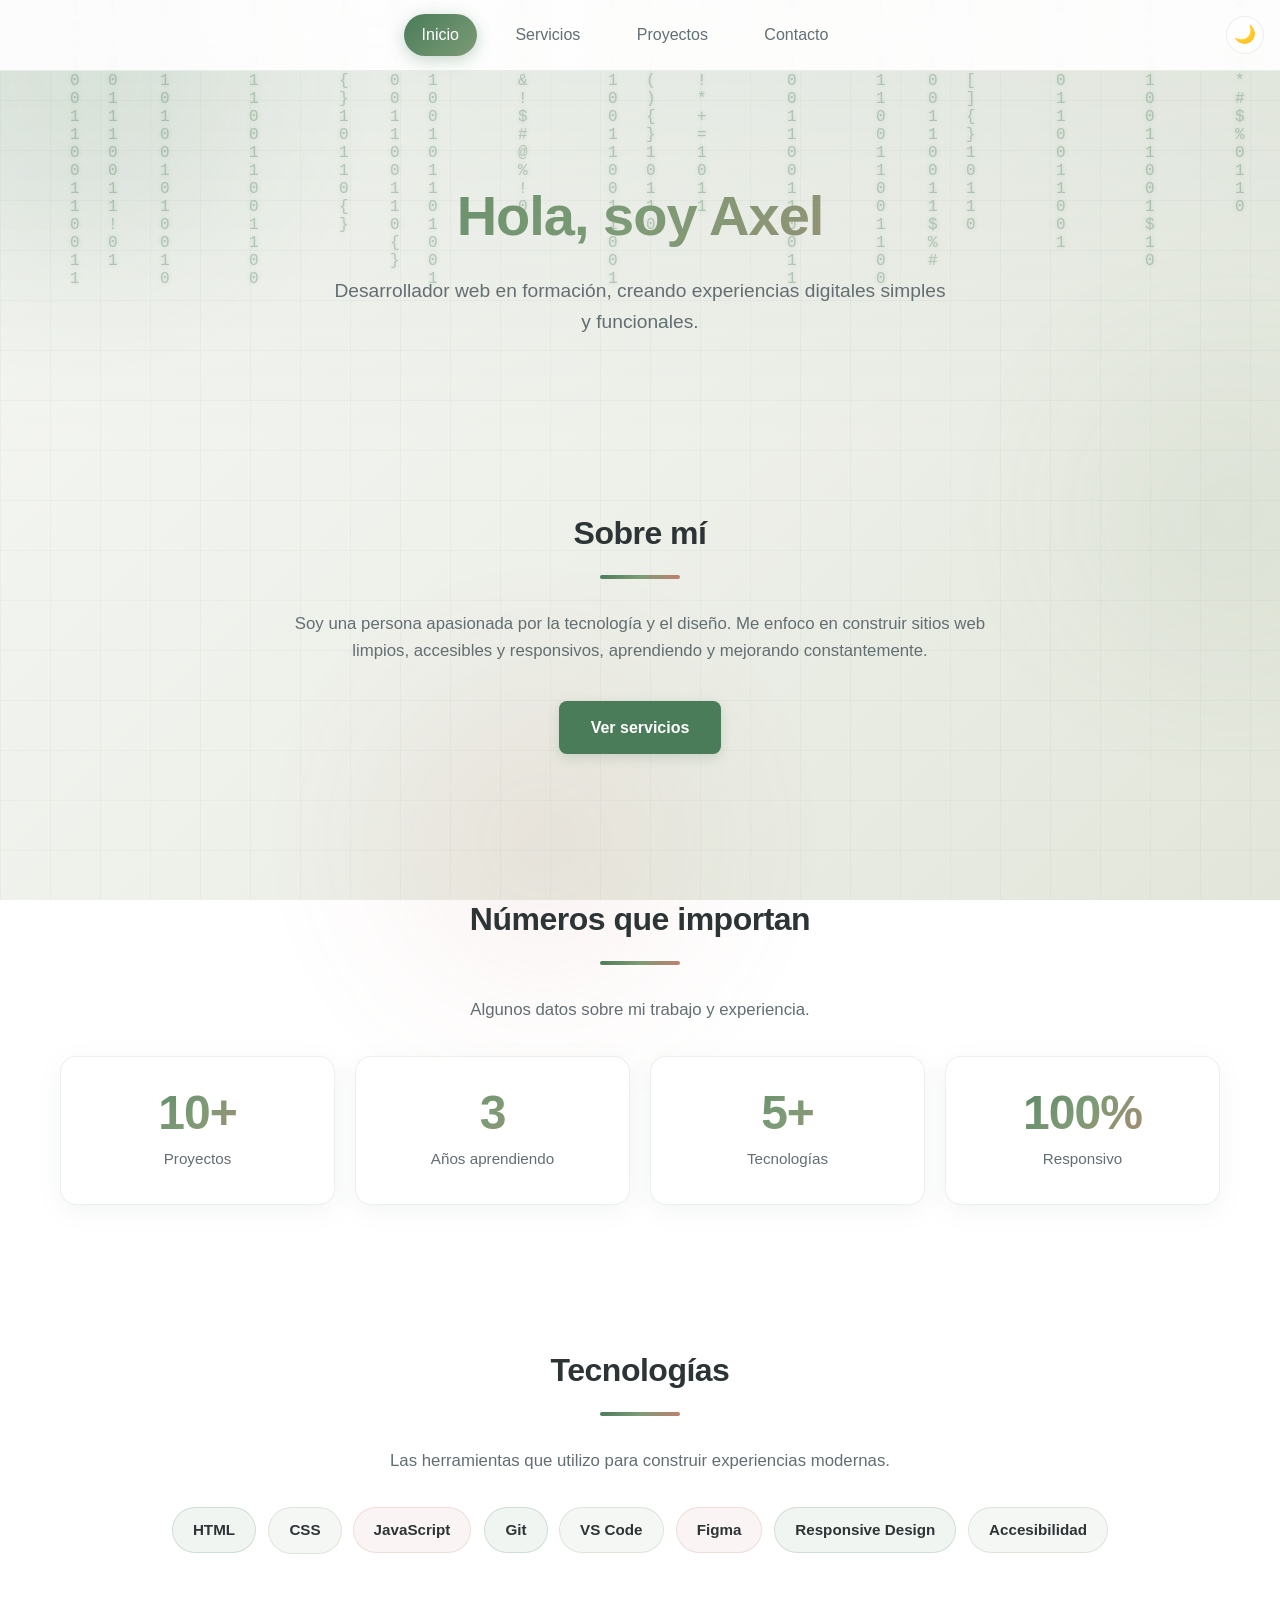
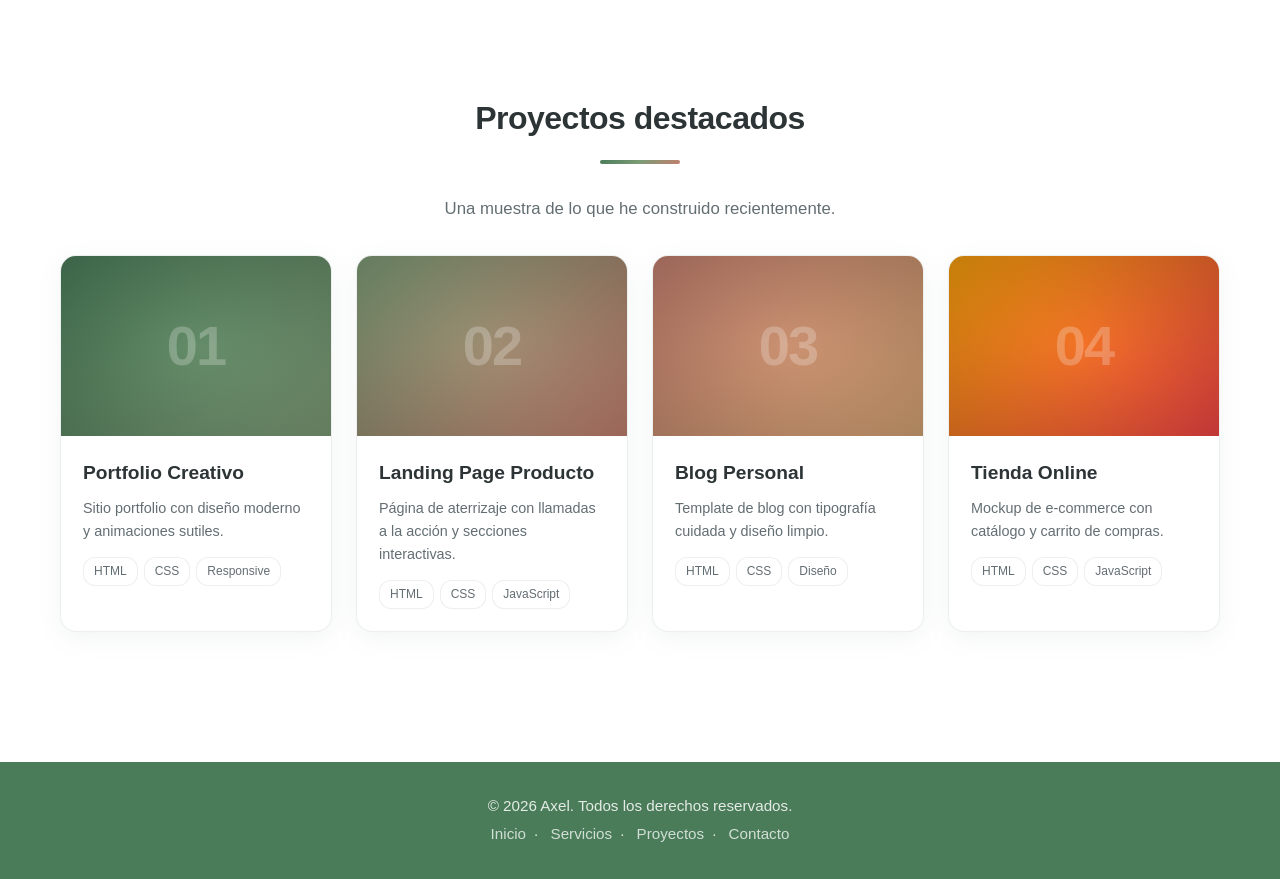
<file: index.html>
<!DOCTYPE html>
<html lang="es">
<head>
    <meta charset="UTF-8">
    <meta name="viewport" content="width=device-width, initial-scale=1.0">
    <title>Axel | Inicio</title>
    <link rel="stylesheet" href="../css/style.css">
</head>
<body>

    <div class="blob blob-1"></div>
    <div class="blob blob-2"></div>
    <div class="blob blob-3"></div>

    <div class="matrix-rain-bg" aria-hidden="true">
        <div class="matrix-col" style="--x:5%; --d:22s; --dl:0s">1011001100110011</div>
        <div class="matrix-col" style="--x:12%; --d:18s; --dl:3s">0100101001010010</div>
        <div class="matrix-col" style="--x:19%; --d:25s; --dl:1s">1100110011001100</div>
        <div class="matrix-col" style="--x:26%; --d:20s; --dl:4s">{}(){}10110{}</div>
        <div class="matrix-col" style="--x:33%; --d:23s; --dl:2s">0110100101101001</div>
        <div class="matrix-col" style="--x:40%; --d:19s; --dl:5s">$#@%&amp;!$#@%!0</div>
        <div class="matrix-col" style="--x:47%; --d:26s; --dl:0s">1001100110011001</div>
        <div class="matrix-col" style="--x:54%; --d:21s; --dl:3s">!*+=!*+=1011</div>
        <div class="matrix-col" style="--x:61%; --d:24s; --dl:1s">0011001100110011</div>
        <div class="matrix-col" style="--x:68%; --d:18s; --dl:4s">1100110011001100</div>
        <div class="matrix-col" style="--x:75%; --d:27s; --dl:2s">[]()[]{}10110</div>
        <div class="matrix-col" style="--x:82%; --d:20s; --dl:5s">01100110011001</div>
        <div class="matrix-col" style="--x:89%; --d:22s; --dl:0s">100110011001$10</div>
        <div class="matrix-col" style="--x:96%; --d:19s; --dl:3s">*#$%*#$%0110</div>
        <div class="matrix-col" style="--x:8%; --d:25s; --dl:2s">111001110011!01</div>
        <div class="matrix-col" style="--x:30%; --d:21s; --dl:4s">0011001100110{}</div>
        <div class="matrix-col" style="--x:50%; --d:23s; --dl:1s">(){}(){}10110</div>
        <div class="matrix-col" style="--x:72%; --d:26s; --dl:5s">101100110011$%#</div>
    </div>

    <nav>
        <a href="index.html" class="active">Inicio</a>
        <a href="html/servicios.html">Servicios</a>
        <a href="html/proyectos.html">Proyectos</a>
        <a href="html/contacto.html">Contacto</a>
        <button class="theme-toggle" id="themeToggle" aria-label="Cambiar tema">🌙</button>
    </nav>

    <main>
        <header class="hero">
            <h1>Hola, soy Axel</h1>
            <p>Desarrollador web en formación, creando experiencias digitales simples y funcionales.</p>
        </header>

        <section id="sobre">
            <h2>Sobre mí</h2>
            <p>Soy una persona apasionada por la tecnología y el diseño. Me enfoco en construir sitios web limpios, accesibles y responsivos, aprendiendo y mejorando constantemente.</p>
            <p></p>

            <div class="cta-container">
                <a href="servicios.html" class="btn">Ver servicios</a>
            </div>
        </section>

        <section class="stats-section">
            <h2>Números que importan</h2>
            <p>Algunos datos sobre mi trabajo y experiencia.</p>
            <div class="stats-grid">
                <div class="stat-card glass">
                    <div class="number">10+</div>
                    <div class="label">Proyectos</div>
                </div>
                <div class="stat-card glass">
                    <div class="number">3</div>
                    <div class="label">Años aprendiendo</div>
                </div>
                <div class="stat-card glass">
                    <div class="number">5+</div>
                    <div class="label">Tecnologías</div>
                </div>
                <div class="stat-card glass">
                    <div class="number">100%</div>
                    <div class="label">Responsivo</div>
                </div>
            </div>
        </section>

        <section class="tecnologias-section">
            <h2>Tecnologías</h2>
            <p>Las herramientas que utilizo para construir experiencias modernas.</p>
            <div class="tech-chips">
                <span class="tech-chip html">HTML</span>
                <span class="tech-chip css">CSS</span>
                <span class="tech-chip js">JavaScript</span>
                <span class="tech-chip git">Git</span>
                <span class="tech-chip vscode">VS Code</span>
                <span class="tech-chip figma">Figma</span>
                <span class="tech-chip responsive">Responsive Design</span>
                <span class="tech-chip a11y">Accesibilidad</span>
            </div>
        </section>

        <section class="proyectos-section">
            <h2>Proyectos destacados</h2>
            <p>Una muestra de lo que he construido recientemente.</p>
            <div class="proyectos-grid">
                <article class="proyecto-card glass">
                    <div class="imagen">01</div>
                    <div class="contenido">
                        <h3>Portfolio Creativo</h3>
                        <p>Sitio portfolio con diseño moderno y animaciones sutiles.</p>
                        <div class="tags">
                            <span class="tag">HTML</span>
                            <span class="tag">CSS</span>
                            <span class="tag">Responsive</span>
                        </div>
                    </div>
                </article>
                <article class="proyecto-card glass">
                    <div class="imagen">02</div>
                    <div class="contenido">
                        <h3>Landing Page Producto</h3>
                        <p>Página de aterrizaje con llamadas a la acción y secciones interactivas.</p>
                        <div class="tags">
                            <span class="tag">HTML</span>
                            <span class="tag">CSS</span>
                            <span class="tag">JavaScript</span>
                        </div>
                    </div>
                </article>
                <article class="proyecto-card glass">
                    <div class="imagen">03</div>
                    <div class="contenido">
                        <h3>Blog Personal</h3>
                        <p>Template de blog con tipografía cuidada y diseño limpio.</p>
                        <div class="tags">
                            <span class="tag">HTML</span>
                            <span class="tag">CSS</span>
                            <span class="tag">Diseño</span>
                        </div>
                    </div>
                </article>
                <article class="proyecto-card glass">
                    <div class="imagen">04</div>
                    <div class="contenido">
                        <h3>Tienda Online</h3>
                        <p>Mockup de e-commerce con catálogo y carrito de compras.</p>
                        <div class="tags">
                            <span class="tag">HTML</span>
                            <span class="tag">CSS</span>
                            <span class="tag">JavaScript</span>
                        </div>
                    </div>
                </article>
            </div>
        </section>
    </main>

    <footer>
        <p>&copy; 2026 Axel. Todos los derechos reservados.</p>
        <p class="footer-links">
            <a href="index.html">Inicio</a>·
            <a href="servicios.html">Servicios</a>·
            <a href="proyectos.html">Proyectos</a>·
            <a href="contacto.html">Contacto</a>
        </p>
    </footer>

<script>
    const toggle = document.getElementById('themeToggle');
    const html = document.documentElement;
    const saved = localStorage.getItem('theme');
    if (saved === 'dark') {
        html.setAttribute('data-theme', 'dark');
        toggle.textContent = '☀️';
    }
    toggle.addEventListener('click', () => {
        const current = html.getAttribute('data-theme');
        if (current === 'dark') {
            html.removeAttribute('data-theme');
            localStorage.setItem('theme', 'light');
            toggle.textContent = '🌙';
        } else {
            html.setAttribute('data-theme', 'dark');
            localStorage.setItem('theme', 'dark');
            toggle.textContent = '☀️';
        }
    });
</script>

</body>
</html>
</file>
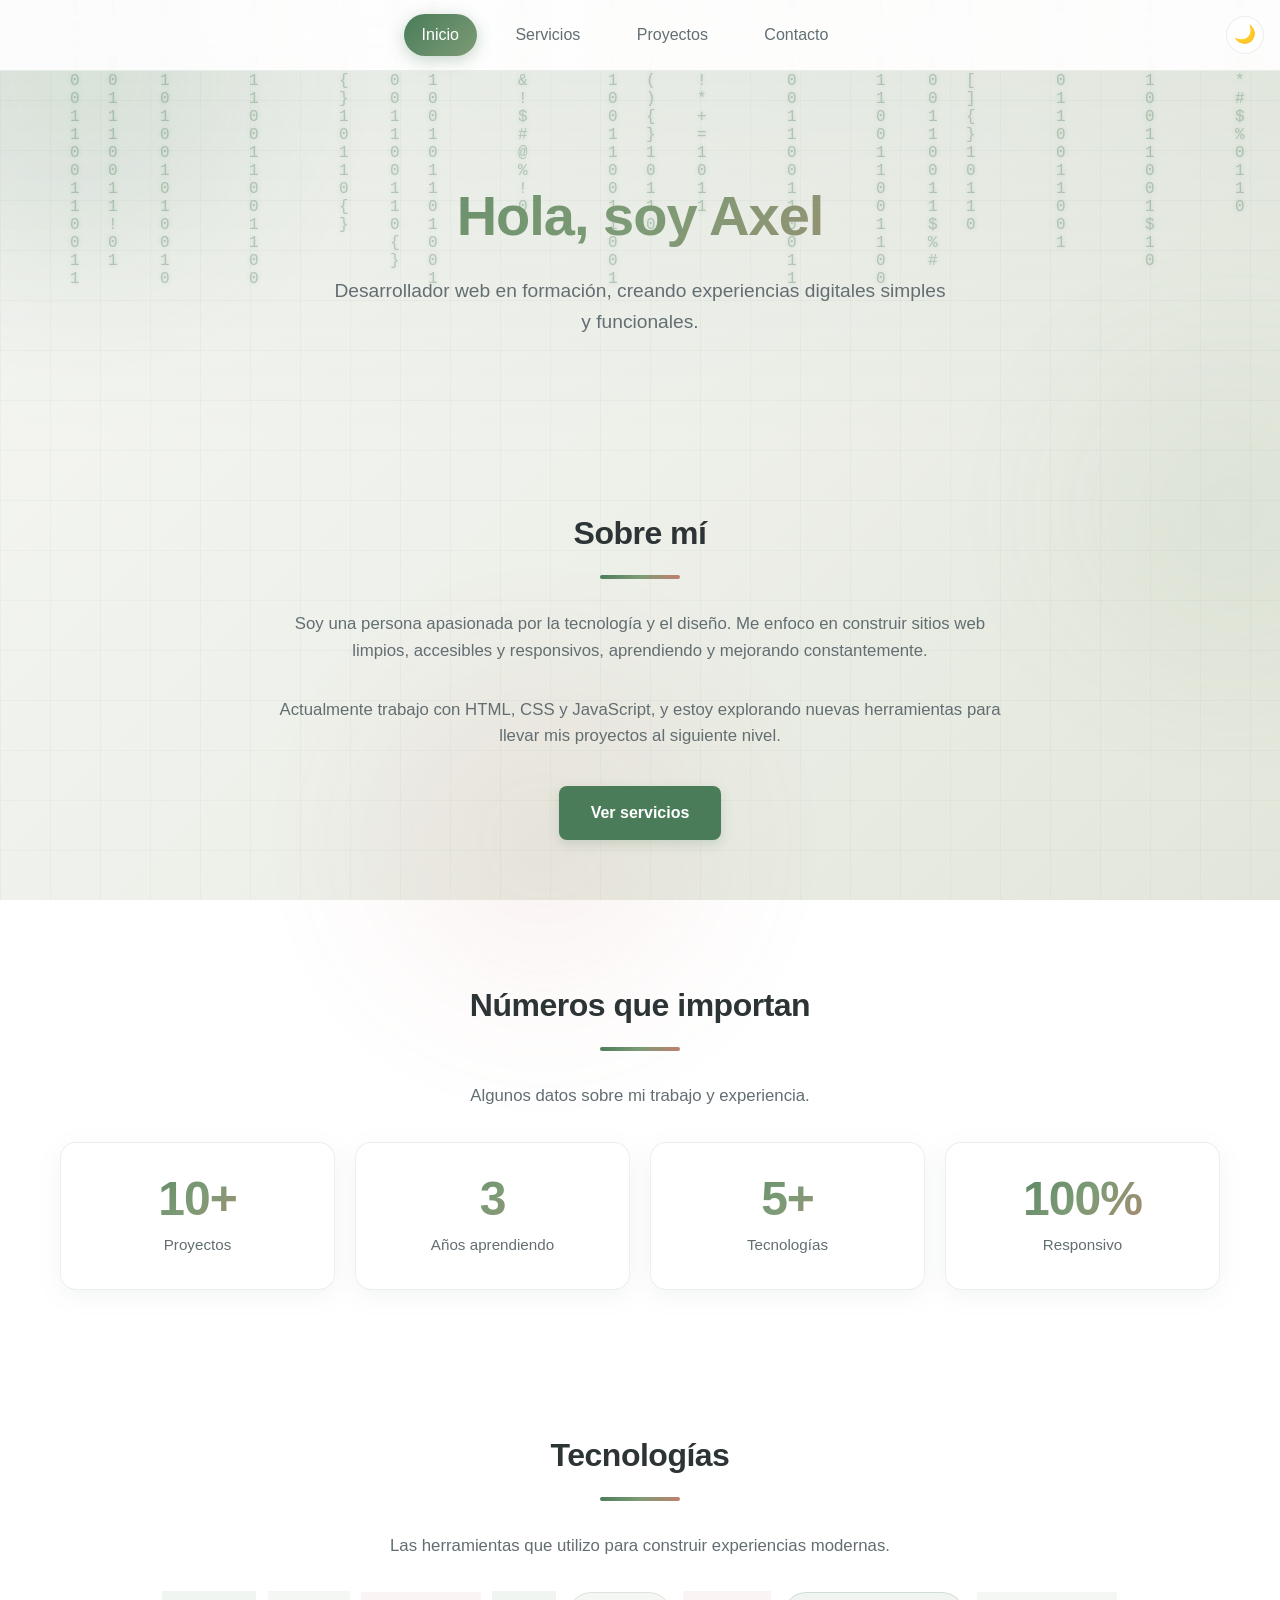
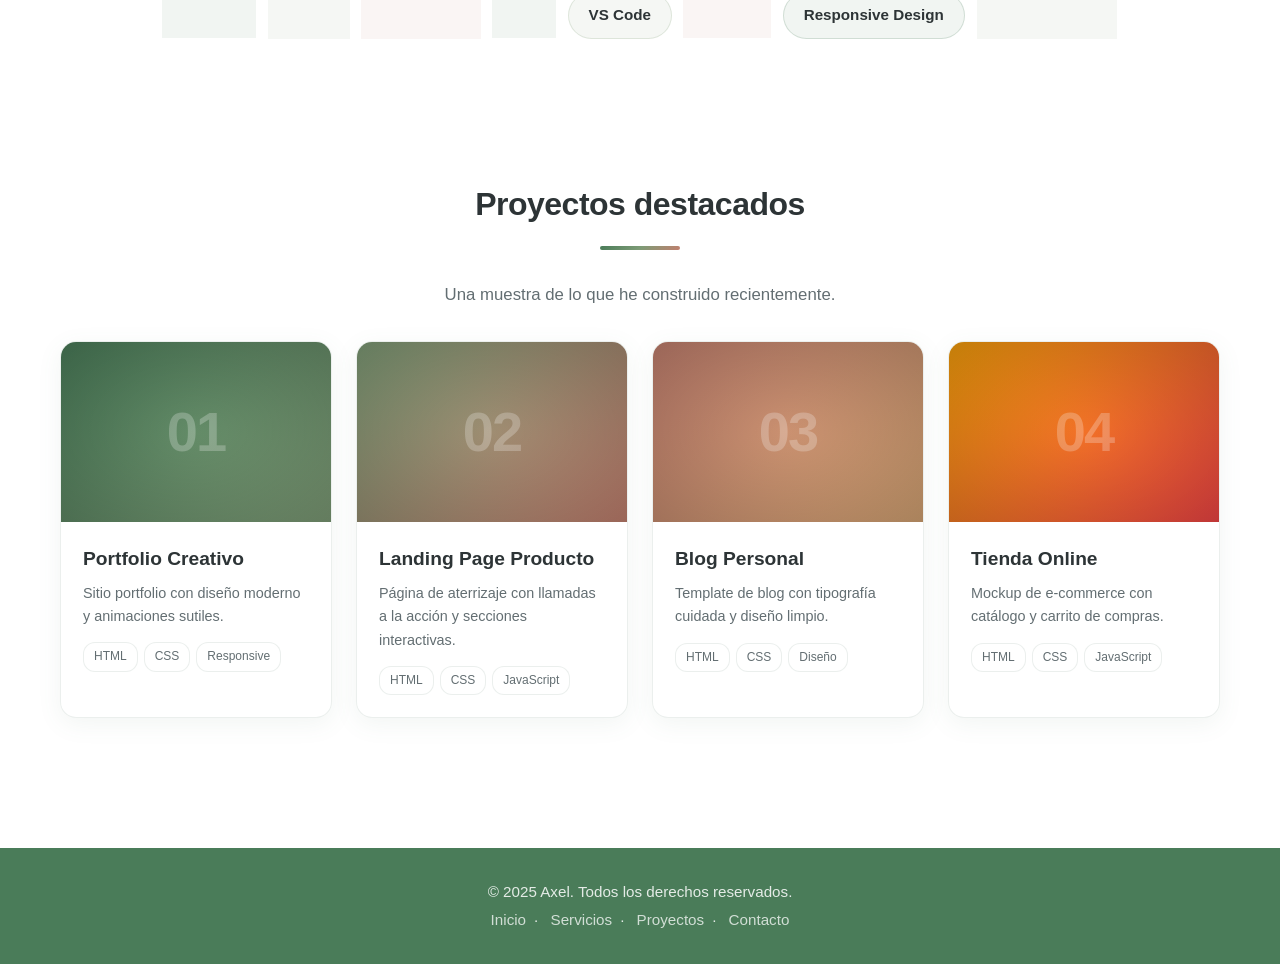
<file: html/index.html>
<!DOCTYPE html>
<html lang="es">
<head>
    <meta charset="UTF-8">
    <meta name="viewport" content="width=device-width, initial-scale=1.0">
    <title>Axel | Inicio</title>
    <link rel="stylesheet" href="../css/style.css">
</head>
<body>

    <div class="blob blob-1"></div>
    <div class="blob blob-2"></div>
    <div class="blob blob-3"></div>

    <div class="matrix-rain-bg" aria-hidden="true">
        <div class="matrix-col" style="--x:5%; --d:22s; --dl:0s">1011001100110011</div>
        <div class="matrix-col" style="--x:12%; --d:18s; --dl:3s">0100101001010010</div>
        <div class="matrix-col" style="--x:19%; --d:25s; --dl:1s">1100110011001100</div>
        <div class="matrix-col" style="--x:26%; --d:20s; --dl:4s">{}(){}10110{}</div>
        <div class="matrix-col" style="--x:33%; --d:23s; --dl:2s">0110100101101001</div>
        <div class="matrix-col" style="--x:40%; --d:19s; --dl:5s">$#@%&amp;!$#@%!0</div>
        <div class="matrix-col" style="--x:47%; --d:26s; --dl:0s">1001100110011001</div>
        <div class="matrix-col" style="--x:54%; --d:21s; --dl:3s">!*+=!*+=1011</div>
        <div class="matrix-col" style="--x:61%; --d:24s; --dl:1s">0011001100110011</div>
        <div class="matrix-col" style="--x:68%; --d:18s; --dl:4s">1100110011001100</div>
        <div class="matrix-col" style="--x:75%; --d:27s; --dl:2s">[]()[]{}10110</div>
        <div class="matrix-col" style="--x:82%; --d:20s; --dl:5s">01100110011001</div>
        <div class="matrix-col" style="--x:89%; --d:22s; --dl:0s">100110011001$10</div>
        <div class="matrix-col" style="--x:96%; --d:19s; --dl:3s">*#$%*#$%0110</div>
        <div class="matrix-col" style="--x:8%; --d:25s; --dl:2s">111001110011!01</div>
        <div class="matrix-col" style="--x:30%; --d:21s; --dl:4s">0011001100110{}</div>
        <div class="matrix-col" style="--x:50%; --d:23s; --dl:1s">(){}(){}10110</div>
        <div class="matrix-col" style="--x:72%; --d:26s; --dl:5s">101100110011$%#</div>
    </div>

    <nav>
        <a href="index.html" class="active">Inicio</a>
        <a href="servicios.html">Servicios</a>
        <a href="proyectos.html">Proyectos</a>
        <a href="contacto.html">Contacto</a>
        <button class="theme-toggle" id="themeToggle" aria-label="Cambiar tema">🌙</button>
    </nav>

    <main>
        <header class="hero">
            <h1>Hola, soy Axel</h1>
            <p>Desarrollador web en formación, creando experiencias digitales simples y funcionales.</p>
        </header>

        <section id="sobre">
            <h2>Sobre mí</h2>
            <p>Soy una persona apasionada por la tecnología y el diseño. Me enfoco en construir sitios web limpios, accesibles y responsivos, aprendiendo y mejorando constantemente.</p>
            <p>Actualmente trabajo con HTML, CSS y JavaScript, y estoy explorando nuevas herramientas para llevar mis proyectos al siguiente nivel.</p>

            <div class="cta-container">
                <a href="servicios.html" class="btn">Ver servicios</a>
            </div>
        </section>

        <section class="stats-section">
            <h2>Números que importan</h2>
            <p>Algunos datos sobre mi trabajo y experiencia.</p>
            <div class="stats-grid">
                <div class="stat-card glass">
                    <div class="number">10+</div>
                    <div class="label">Proyectos</div>
                </div>
                <div class="stat-card glass">
                    <div class="number">3</div>
                    <div class="label">Años aprendiendo</div>
                </div>
                <div class="stat-card glass">
                    <div class="number">5+</div>
                    <div class="label">Tecnologías</div>
                </div>
                <div class="stat-card glass">
                    <div class="number">100%</div>
                    <div class="label">Responsivo</div>
                </div>
            </div>
        </section>

        <section class="tecnologias-section">
            <h2>Tecnologías</h2>
            <p>Las herramientas que utilizo para construir experiencias modernas.</p>
            <div class="tech-chips">
                <span class="tech-chip html">HTML5</span>
                <span class="tech-chip css">CSS3</span>
                <span class="tech-chip js">JavaScript</span>
                <span class="tech-chip git">Git</span>
                <span class="tech-chip vscode">VS Code</span>
                <span class="tech-chip figma">Figma</span>
                <span class="tech-chip responsive">Responsive Design</span>
                <span class="tech-chip a11y">Accesibilidad</span>
            </div>
        </section>

        <section class="proyectos-section">
            <h2>Proyectos destacados</h2>
            <p>Una muestra de lo que he construido recientemente.</p>
            <div class="proyectos-grid">
                <article class="proyecto-card glass">
                    <div class="imagen">01</div>
                    <div class="contenido">
                        <h3>Portfolio Creativo</h3>
                        <p>Sitio portfolio con diseño moderno y animaciones sutiles.</p>
                        <div class="tags">
                            <span class="tag">HTML</span>
                            <span class="tag">CSS</span>
                            <span class="tag">Responsive</span>
                        </div>
                    </div>
                </article>
                <article class="proyecto-card glass">
                    <div class="imagen">02</div>
                    <div class="contenido">
                        <h3>Landing Page Producto</h3>
                        <p>Página de aterrizaje con llamadas a la acción y secciones interactivas.</p>
                        <div class="tags">
                            <span class="tag">HTML</span>
                            <span class="tag">CSS</span>
                            <span class="tag">JavaScript</span>
                        </div>
                    </div>
                </article>
                <article class="proyecto-card glass">
                    <div class="imagen">03</div>
                    <div class="contenido">
                        <h3>Blog Personal</h3>
                        <p>Template de blog con tipografía cuidada y diseño limpio.</p>
                        <div class="tags">
                            <span class="tag">HTML</span>
                            <span class="tag">CSS</span>
                            <span class="tag">Diseño</span>
                        </div>
                    </div>
                </article>
                <article class="proyecto-card glass">
                    <div class="imagen">04</div>
                    <div class="contenido">
                        <h3>Tienda Online</h3>
                        <p>Mockup de e-commerce con catálogo y carrito de compras.</p>
                        <div class="tags">
                            <span class="tag">HTML</span>
                            <span class="tag">CSS</span>
                            <span class="tag">JavaScript</span>
                        </div>
                    </div>
                </article>
            </div>
        </section>
    </main>

    <footer>
        <p>&copy; 2025 Axel. Todos los derechos reservados.</p>
        <p class="footer-links">
            <a href="index.html">Inicio</a>·
            <a href="servicios.html">Servicios</a>·
            <a href="proyectos.html">Proyectos</a>·
            <a href="contacto.html">Contacto</a>
        </p>
    </footer>

<script>
    const toggle = document.getElementById('themeToggle');
    const html = document.documentElement;
    const saved = localStorage.getItem('theme');
    if (saved === 'dark') {
        html.setAttribute('data-theme', 'dark');
        toggle.textContent = '☀️';
    }
    toggle.addEventListener('click', () => {
        const current = html.getAttribute('data-theme');
        if (current === 'dark') {
            html.removeAttribute('data-theme');
            localStorage.setItem('theme', 'light');
            toggle.textContent = '🌙';
        } else {
            html.setAttribute('data-theme', 'dark');
            localStorage.setItem('theme', 'dark');
            toggle.textContent = '☀️';
        }
    });
</script>

</body>
</html>
</file>
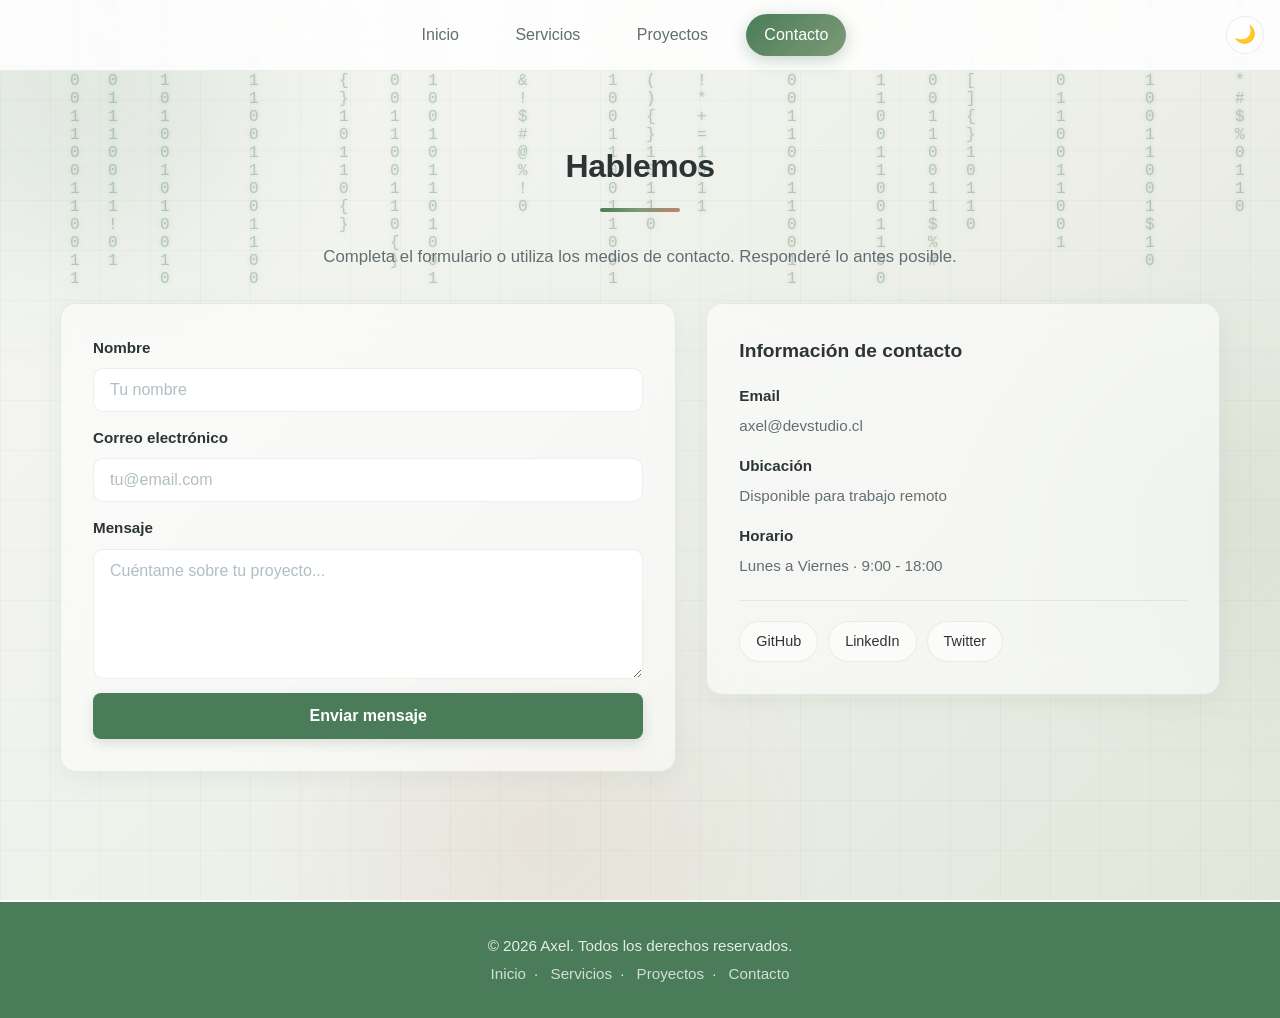
<file: html/contacto.html>
<!DOCTYPE html>
<html lang="es">
<head>
    <meta charset="UTF-8">
    <meta name="viewport" content="width=device-width, initial-scale=1.0">
    <title>Axel | Contacto</title>
    <link rel="stylesheet" href="../css/style.css">
</head>
<body>

    <div class="blob blob-1"></div>
    <div class="blob blob-2"></div>
    <div class="blob blob-3"></div>

    <div class="matrix-rain-bg" aria-hidden="true">
        <div class="matrix-col" style="--x:5%; --d:22s; --dl:0s">1011001100110011</div>
        <div class="matrix-col" style="--x:12%; --d:18s; --dl:3s">0100101001010010</div>
        <div class="matrix-col" style="--x:19%; --d:25s; --dl:1s">1100110011001100</div>
        <div class="matrix-col" style="--x:26%; --d:20s; --dl:4s">{}(){}10110{}</div>
        <div class="matrix-col" style="--x:33%; --d:23s; --dl:2s">0110100101101001</div>
        <div class="matrix-col" style="--x:40%; --d:19s; --dl:5s">$#@%&amp;!$#@%!0</div>
        <div class="matrix-col" style="--x:47%; --d:26s; --dl:0s">1001100110011001</div>
        <div class="matrix-col" style="--x:54%; --d:21s; --dl:3s">!*+=!*+=1011</div>
        <div class="matrix-col" style="--x:61%; --d:24s; --dl:1s">0011001100110011</div>
        <div class="matrix-col" style="--x:68%; --d:18s; --dl:4s">1100110011001100</div>
        <div class="matrix-col" style="--x:75%; --d:27s; --dl:2s">[]()[]{}10110</div>
        <div class="matrix-col" style="--x:82%; --d:20s; --dl:5s">01100110011001</div>
        <div class="matrix-col" style="--x:89%; --d:22s; --dl:0s">100110011001$10</div>
        <div class="matrix-col" style="--x:96%; --d:19s; --dl:3s">*#$%*#$%0110</div>
        <div class="matrix-col" style="--x:8%; --d:25s; --dl:2s">111001110011!01</div>
        <div class="matrix-col" style="--x:30%; --d:21s; --dl:4s">0011001100110{}</div>
        <div class="matrix-col" style="--x:50%; --d:23s; --dl:1s">(){}(){}10110</div>
        <div class="matrix-col" style="--x:72%; --d:26s; --dl:5s">101100110011$%#</div>
    </div>

    <nav>
        <a href="../index.html">Inicio</a>
        <a href="servicios.html">Servicios</a>
        <a href="proyectos.html">Proyectos</a>
        <a href="contacto.html" class="active">Contacto</a>
        <button class="theme-toggle" id="themeToggle" aria-label="Cambiar tema">🌙</button>
    </nav>

    <main>
        <section>
            <h2>Hablemos</h2>
            <p>Completa el formulario o utiliza los medios de contacto. Responderé lo antes posible.</p>

            <div class="contacto-grid">
                <form action="#" method="post" class="glass">
                    <label for="nombre">Nombre</label>
                    <input type="text" id="nombre" name="nombre" placeholder="Tu nombre" required>

                    <label for="email">Correo electrónico</label>
                    <input type="email" id="email" name="email" placeholder="tu@email.com" required>

                    <label for="mensaje">Mensaje</label>
                    <textarea id="mensaje" name="mensaje" placeholder="Cuéntame sobre tu proyecto..." required></textarea>

                    <button type="submit" class="btn">Enviar mensaje</button>
                </form>

                <aside class="info-contacto glass">
                    <h3>Información de contacto</h3>

                    <div class="info-item">
                        <strong>Email</strong>
                        <span>axel@devstudio.cl</span>
                    </div>

                    <div class="info-item">
                        <strong>Ubicación</strong>
                        <span>Disponible para trabajo remoto</span>
                    </div>

                    <div class="info-item">
                        <strong>Horario</strong>
                        <span>Lunes a Viernes · 9:00 - 18:00</span>
                    </div>

                    <div class="redes">
                        <a href="#">GitHub</a>
                        <a href="#">LinkedIn</a>
                        <a href="#">Twitter</a>
                    </div>
                </aside>
            </div>
        </section>
    </main>

    <footer>
        <p>&copy; 2026 Axel. Todos los derechos reservados.</p>
        <p class="footer-links">
            <a href="index.html">Inicio</a>·
            <a href="servicios.html">Servicios</a>·
            <a href="proyectos.html">Proyectos</a>·
            <a href="contacto.html">Contacto</a>
        </p>
    </footer>

<script>
    const toggle = document.getElementById('themeToggle');
    const html = document.documentElement;
    const saved = localStorage.getItem('theme');
    if (saved === 'dark') {
        html.setAttribute('data-theme', 'dark');
        toggle.textContent = '☀️';
    }
    toggle.addEventListener('click', () => {
        const current = html.getAttribute('data-theme');
        if (current === 'dark') {
            html.removeAttribute('data-theme');
            localStorage.setItem('theme', 'light');
            toggle.textContent = '🌙';
        } else {
            html.setAttribute('data-theme', 'dark');
            localStorage.setItem('theme', 'dark');
            toggle.textContent = '☀️';
        }
    });
</script>

</body>
</html>
</file>
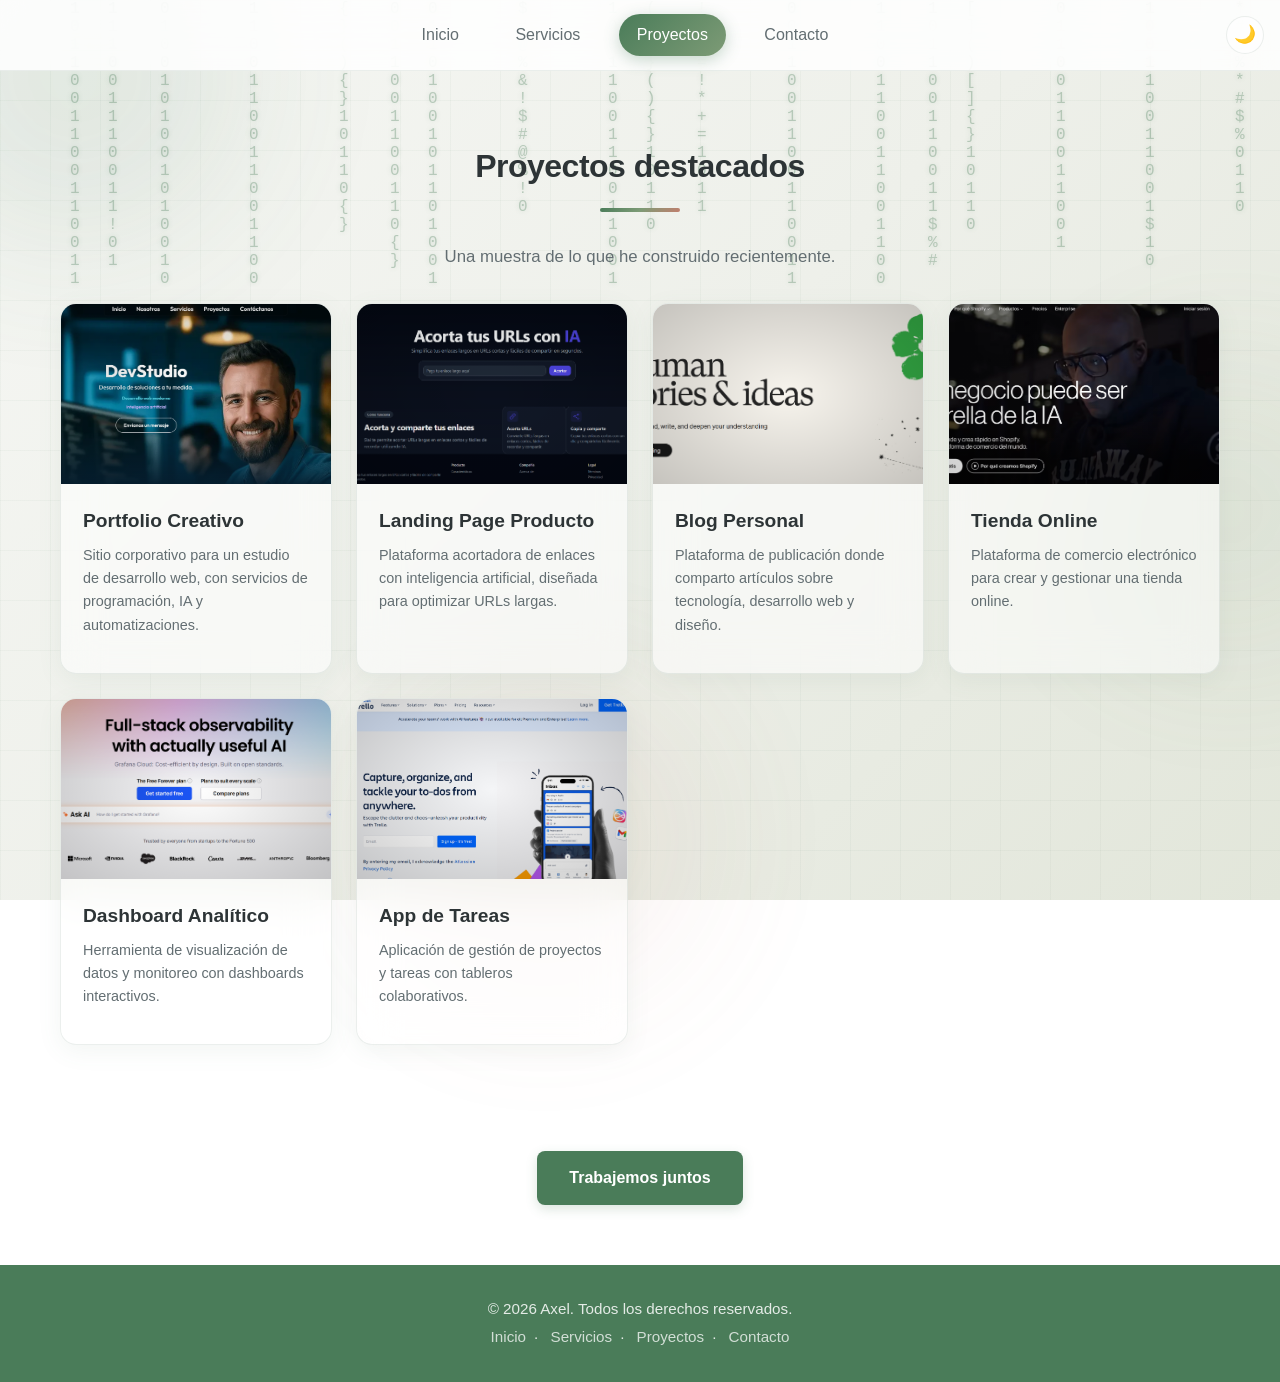
<file: html/proyectos.html>
<!DOCTYPE html>
<html lang="es">
<head>
    <meta charset="UTF-8">
    <meta name="viewport" content="width=device-width, initial-scale=1.0">
    <title>Axel | Proyectos</title>
    <link rel="stylesheet" href="../css/style.css">
</head>
<body>

    <div class="blob blob-1"></div>
    <div class="blob blob-2"></div>
    <div class="blob blob-3"></div>

    <div class="matrix-rain-bg" aria-hidden="true">
        <div class="matrix-col" style="--x:5%; --d:22s; --dl:0s">1011001100110011</div>
        <div class="matrix-col" style="--x:12%; --d:18s; --dl:3s">0100101001010010</div>
        <div class="matrix-col" style="--x:19%; --d:25s; --dl:1s">1100110011001100</div>
        <div class="matrix-col" style="--x:26%; --d:20s; --dl:4s">{}(){}10110{}</div>
        <div class="matrix-col" style="--x:33%; --d:23s; --dl:2s">0110100101101001</div>
        <div class="matrix-col" style="--x:40%; --d:19s; --dl:5s">$#@%&amp;!$#@%!0</div>
        <div class="matrix-col" style="--x:47%; --d:26s; --dl:0s">1001100110011001</div>
        <div class="matrix-col" style="--x:54%; --d:21s; --dl:3s">!*+=!*+=1011</div>
        <div class="matrix-col" style="--x:61%; --d:24s; --dl:1s">0011001100110011</div>
        <div class="matrix-col" style="--x:68%; --d:18s; --dl:4s">1100110011001100</div>
        <div class="matrix-col" style="--x:75%; --d:27s; --dl:2s">[]()[]{}10110</div>
        <div class="matrix-col" style="--x:82%; --d:20s; --dl:5s">01100110011001</div>
        <div class="matrix-col" style="--x:89%; --d:22s; --dl:0s">100110011001$10</div>
        <div class="matrix-col" style="--x:96%; --d:19s; --dl:3s">*#$%*#$%0110</div>
        <div class="matrix-col" style="--x:8%; --d:25s; --dl:2s">111001110011!01</div>
        <div class="matrix-col" style="--x:30%; --d:21s; --dl:4s">0011001100110{}</div>
        <div class="matrix-col" style="--x:50%; --d:23s; --dl:1s">(){}(){}10110</div>
        <div class="matrix-col" style="--x:72%; --d:26s; --dl:5s">101100110011$%#</div>
    </div>

    <nav>
        <a href="../index.html">Inicio</a>
        <a href="servicios.html">Servicios</a>
        <a href="proyectos.html" class="active">Proyectos</a>
        <a href="contacto.html">Contacto</a>
        <button class="theme-toggle" id="themeToggle" aria-label="Cambiar tema">🌙</button>
    </nav>

    <main>
        <section class="proyectos-section">
            <h2>Proyectos destacados</h2>
            <p>Una muestra de lo que he construido recientemente.</p>

            <div class="proyectos-grid">
                <a href="https://devstudio.cl/" target="_blank" rel="noopener" style="text-decoration:none;color:inherit;display:block">
                    <article class="proyecto-card glass">
                        <div class="imagen"><img src="../img/1.png" alt="Portfolio Creativo"></div>
                        <div class="contenido">
                            <h3>Portfolio Creativo</h3>
                        <p>Sitio corporativo para un estudio de desarrollo web, con servicios de programación, IA y automatizaciones.</p>
                    </div>
                </article>
                </a>

                <a href="https://app.slai.cl/" target="_blank" rel="noopener" style="text-decoration:none;color:inherit;display:block">
                    <article class="proyecto-card glass">
                        <div class="imagen"><img src="../img/2.png" alt="Landing Page Producto"></div>
                        <div class="contenido">
                            <h3>Landing Page Producto</h3>
                        <p>Plataforma acortadora de enlaces con inteligencia artificial, diseñada para optimizar URLs largas.</p>
                    </div>
                </article>
                </a>

                <a href="https://medium.com/" target="_blank" rel="noopener" style="text-decoration:none;color:inherit;display:block">
                    <article class="proyecto-card glass">
                        <div class="imagen"><img src="../img/3.png" alt="Blog Personal"></div>
                        <div class="contenido">
                            <h3>Blog Personal</h3>
                        <p>Plataforma de publicación donde comparto artículos sobre tecnología, desarrollo web y diseño.</p>
                    </div>
                </article>
                </a>

                <a href="https://shopify.com/" target="_blank" rel="noopener" style="text-decoration:none;color:inherit;display:block">
                    <article class="proyecto-card glass">
                        <div class="imagen"><img src="../img/4.png" alt="Tienda Online"></div>
                        <div class="contenido">
                            <h3>Tienda Online</h3>
                        <p>Plataforma de comercio electrónico para crear y gestionar una tienda online.</p>
                    </div>
                </article>
                </a>

                <a href="https://grafana.com/" target="_blank" rel="noopener" style="text-decoration:none;color:inherit;display:block">
                    <article class="proyecto-card glass">
                        <div class="imagen"><img src="../img/5.png" alt="Dashboard Analítico"></div>
                        <div class="contenido">
                            <h3>Dashboard Analítico</h3>
                        <p>Herramienta de visualización de datos y monitoreo con dashboards interactivos.</p>
                    </div>
                </article>
                </a>

                <a href="https://trello.com/" target="_blank" rel="noopener" style="text-decoration:none;color:inherit;display:block">
                    <article class="proyecto-card glass">
                        <div class="imagen"><img src="../img/6.png" alt="App de Tareas"></div>
                        <div class="contenido">
                            <h3>App de Tareas</h3>
                        <p>Aplicación de gestión de proyectos y tareas con tableros colaborativos.</p>
                    </div>
                </article>
                </a>
            </div>
        </section>

        <div class="cta-container">
            <a href="contacto.html" class="btn">Trabajemos juntos</a>
        </div>
    </main>

    <footer>
        <p>&copy; 2026 Axel. Todos los derechos reservados.</p>
        <p class="footer-links">
            <a href="index.html">Inicio</a>·
            <a href="servicios.html">Servicios</a>·
            <a href="proyectos.html">Proyectos</a>·
            <a href="contacto.html">Contacto</a>
        </p>
    </footer>

<script>
    const toggle = document.getElementById('themeToggle');
    const html = document.documentElement;
    const saved = localStorage.getItem('theme');
    if (saved === 'dark') {
        html.setAttribute('data-theme', 'dark');
        toggle.textContent = '☀️';
    }
    toggle.addEventListener('click', () => {
        const current = html.getAttribute('data-theme');
        if (current === 'dark') {
            html.removeAttribute('data-theme');
            localStorage.setItem('theme', 'light');
            toggle.textContent = '🌙';
        } else {
            html.setAttribute('data-theme', 'dark');
            localStorage.setItem('theme', 'dark');
            toggle.textContent = '☀️';
        }
    });
</script>

</body>
</html>
</file>
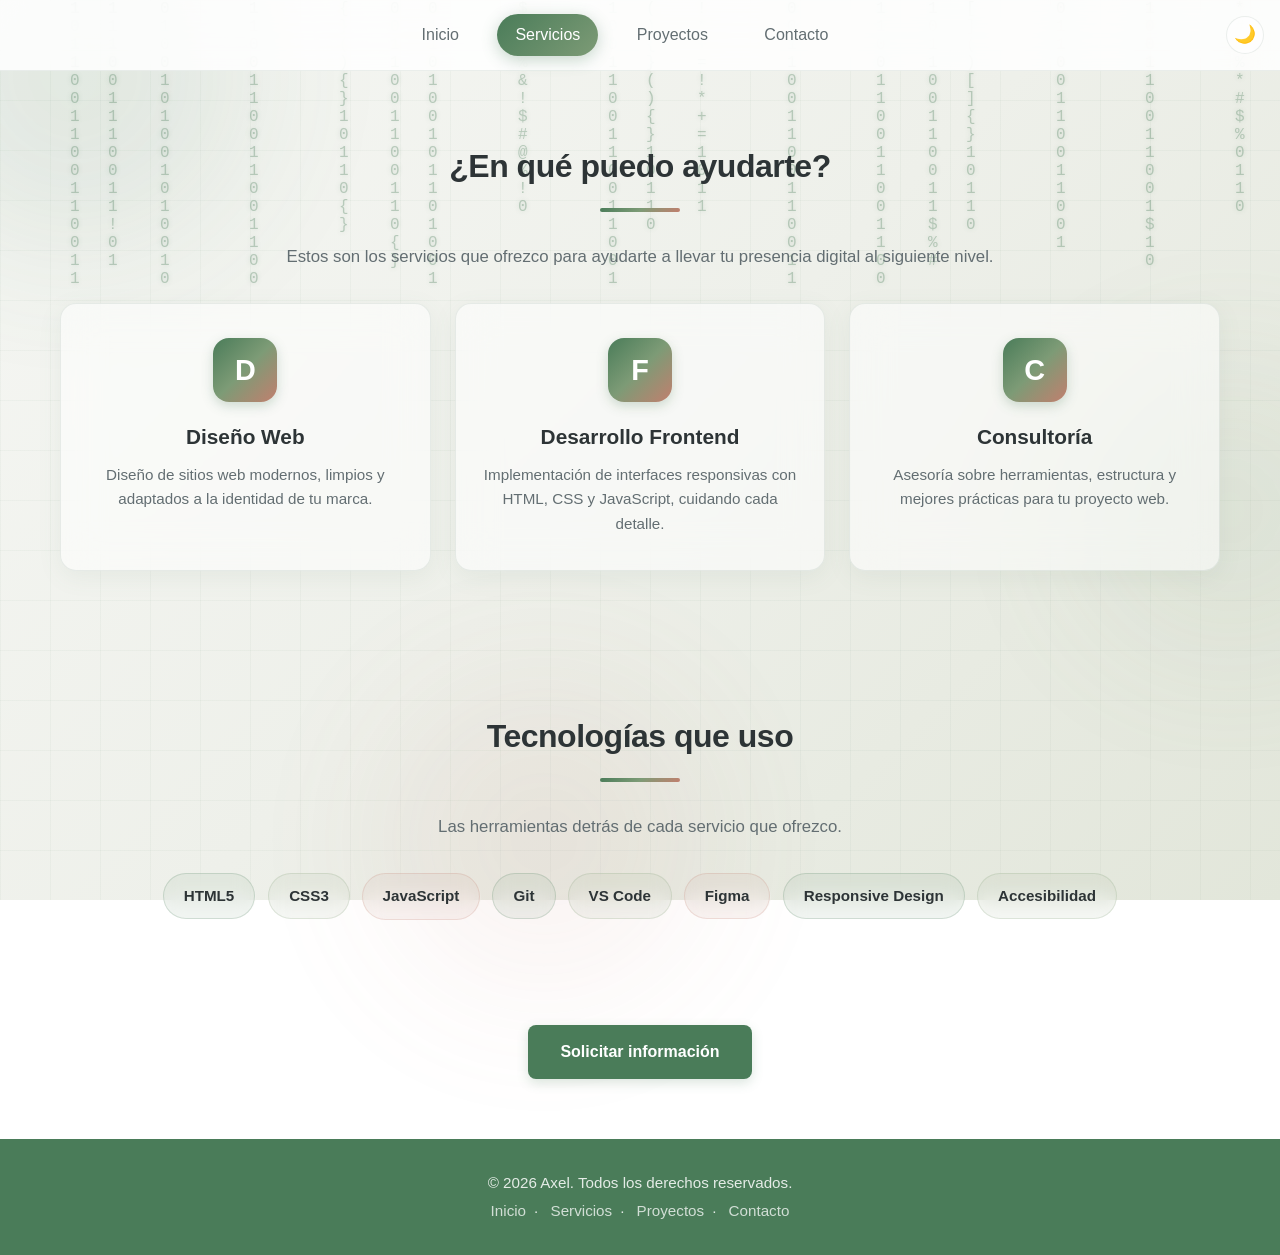
<file: html/servicios.html>
<!DOCTYPE html>
<html lang="es">
<head>
    <meta charset="UTF-8">
    <meta name="viewport" content="width=device-width, initial-scale=1.0">
    <title>Axel | Servicios</title>
    <link rel="stylesheet" href="../css/style.css">
</head>
<body>

    <div class="blob blob-1"></div>
    <div class="blob blob-2"></div>
    <div class="blob blob-3"></div>

    <div class="matrix-rain-bg" aria-hidden="true">
        <div class="matrix-col" style="--x:5%; --d:22s; --dl:0s">1011001100110011</div>
        <div class="matrix-col" style="--x:12%; --d:18s; --dl:3s">0100101001010010</div>
        <div class="matrix-col" style="--x:19%; --d:25s; --dl:1s">1100110011001100</div>
        <div class="matrix-col" style="--x:26%; --d:20s; --dl:4s">{}(){}10110{}</div>
        <div class="matrix-col" style="--x:33%; --d:23s; --dl:2s">0110100101101001</div>
        <div class="matrix-col" style="--x:40%; --d:19s; --dl:5s">$#@%&amp;!$#@%!0</div>
        <div class="matrix-col" style="--x:47%; --d:26s; --dl:0s">1001100110011001</div>
        <div class="matrix-col" style="--x:54%; --d:21s; --dl:3s">!*+=!*+=1011</div>
        <div class="matrix-col" style="--x:61%; --d:24s; --dl:1s">0011001100110011</div>
        <div class="matrix-col" style="--x:68%; --d:18s; --dl:4s">1100110011001100</div>
        <div class="matrix-col" style="--x:75%; --d:27s; --dl:2s">[]()[]{}10110</div>
        <div class="matrix-col" style="--x:82%; --d:20s; --dl:5s">01100110011001</div>
        <div class="matrix-col" style="--x:89%; --d:22s; --dl:0s">100110011001$10</div>
        <div class="matrix-col" style="--x:96%; --d:19s; --dl:3s">*#$%*#$%0110</div>
        <div class="matrix-col" style="--x:8%; --d:25s; --dl:2s">111001110011!01</div>
        <div class="matrix-col" style="--x:30%; --d:21s; --dl:4s">0011001100110{}</div>
        <div class="matrix-col" style="--x:50%; --d:23s; --dl:1s">(){}(){}10110</div>
        <div class="matrix-col" style="--x:72%; --d:26s; --dl:5s">101100110011$%#</div>
    </div>

    <nav>
        <a href="../index.html">Inicio</a>
        <a href="servicios.html" class="active">Servicios</a>
        <a href="proyectos.html">Proyectos</a>
        <a href="contacto.html">Contacto</a>
        <button class="theme-toggle" id="themeToggle" aria-label="Cambiar tema">🌙</button>
    </nav>

    <main>
        <section>
            <h2>¿En qué puedo ayudarte?</h2>
            <p>Estos son los servicios que ofrezco para ayudarte a llevar tu presencia digital al siguiente nivel.</p>

            <div class="servicios-grid">
                <div class="servicio-card glass">
                    <div class="icono">D</div>
                    <h3>Diseño Web</h3>
                    <p>Diseño de sitios web modernos, limpios y adaptados a la identidad de tu marca.</p>
                </div>

                <div class="servicio-card glass">
                    <div class="icono">F</div>
                    <h3>Desarrollo Frontend</h3>
                    <p>Implementación de interfaces responsivas con HTML, CSS y JavaScript, cuidando cada detalle.</p>
                </div>

                <div class="servicio-card glass">
                    <div class="icono">C</div>
                    <h3>Consultoría</h3>
                    <p>Asesoría sobre herramientas, estructura y mejores prácticas para tu proyecto web.</p>
                </div>
            </div>
        </section>

        <section class="tecnologias-section">
            <h2>Tecnologías que uso</h2>
            <p>Las herramientas detrás de cada servicio que ofrezco.</p>
            <div class="tech-chips">
                <span class="tech-chip html">HTML5</span>
                <span class="tech-chip css">CSS3</span>
                <span class="tech-chip js">JavaScript</span>
                <span class="tech-chip git">Git</span>
                <span class="tech-chip vscode">VS Code</span>
                <span class="tech-chip figma">Figma</span>
                <span class="tech-chip responsive">Responsive Design</span>
                <span class="tech-chip a11y">Accesibilidad</span>
            </div>
        </section>

        <div class="cta-container">
            <a href="contacto.html" class="btn">Solicitar información</a>
        </div>
    </main>

    <footer>
        <p>&copy; 2026 Axel. Todos los derechos reservados.</p>
        <p class="footer-links">
            <a href="index.html">Inicio</a>·
            <a href="servicios.html">Servicios</a>·
            <a href="proyectos.html">Proyectos</a>·
            <a href="contacto.html">Contacto</a>
        </p>
    </footer>

<script>
    const toggle = document.getElementById('themeToggle');
    const html = document.documentElement;
    const saved = localStorage.getItem('theme');
    if (saved === 'dark') {
        html.setAttribute('data-theme', 'dark');
        toggle.textContent = '☀️';
    }
    toggle.addEventListener('click', () => {
        const current = html.getAttribute('data-theme');
        if (current === 'dark') {
            html.removeAttribute('data-theme');
            localStorage.setItem('theme', 'light');
            toggle.textContent = '🌙';
        } else {
            html.setAttribute('data-theme', 'dark');
            localStorage.setItem('theme', 'dark');
            toggle.textContent = '☀️';
        }
    });
</script>

</body>
</html>
</file>
<file: css/style.css>
:root {
    --bg-dark: #f6f7f4;
    --bg-darker: #eef0ea;
    --bg-accent: #e2e6da;
    --primary-green: #4a7c59;
    --primary-sage: #7d9b76;
    --primary-terracotta: #c17f6e;
    --gradient-main: linear-gradient(135deg, #4a7c59 0%, #7d9b76 50%, #c17f6e 100%);
    --gradient-green: linear-gradient(135deg, #4a7c59, #7d9b76);
    --gradient-sage: linear-gradient(135deg, #7d9b76, #c17f6e);
    --gradient-terracotta: linear-gradient(135deg, #c17f6e, #d4a373);
    --gradient-warm: linear-gradient(135deg, #f59e0b, #ef4444);
    --glass-bg: rgba(255, 255, 255, 0.55);
    --glass-bg-hover: rgba(255, 255, 255, 0.7);
    --glass-border: rgba(90, 125, 107, 0.12);
    --glass-shadow: 0 6px 24px rgba(90, 125, 107, 0.08);
    --text: #2d3436;
    --text-light: #636e72;
    --text-muted: #b2bec3;
    --radius: 16px;
    --radius-sm: 10px;
    --transition: 0.3s ease;
    --nav-bg: rgba(255, 255, 255, 0.85);
    --footer-bg: var(--primary-green);
    --footer-text: rgba(255, 255, 255, 0.85);
    --footer-link: rgba(255, 255, 255, 0.75);
    --matrix-color: #4a7c59;
    --matrix-opacity: 0.35;
    --matrix-shadow: rgba(74, 124, 89, 0.5);
    --body-bg: linear-gradient(135deg, #f6f7f4 0%, #eef0ea 50%, #e2e6da 100%);
    --grid-color: rgba(74, 124, 89, 0.04);
    --blob-1-bg: rgba(74, 124, 89, 0.25);
    --blob-2-bg: rgba(125, 155, 118, 0.2);
    --blob-3-bg: rgba(193, 127, 110, 0.2);
    --glass-hover-border: rgba(74, 124, 89, 0.15);
    --nav-hover-bg: rgba(74, 124, 89, 0.06);
    --nav-active-shadow: rgba(74, 124, 89, 0.3);
    --toggle-hover-border: rgba(74, 124, 89, 0.25);
    --header-bg: linear-gradient(180deg, rgba(74, 124, 89, 0.06) 0%, transparent 100%);
    --btn-shadow: rgba(74, 124, 89, 0.2);
    --btn-hover-bg: #7d9b76;
    --btn-hover-shadow: rgba(74, 124, 89, 0.3);
    --tech-bg: rgba(74, 124, 89, 0.08);
    --tech-border: rgba(74, 124, 89, 0.2);
    --tech-bg-sage: rgba(125, 155, 118, 0.08);
    --tech-border-sage: rgba(125, 155, 118, 0.2);
    --tech-bg-terracotta: rgba(193, 127, 110, 0.08);
    --tech-border-terracotta: rgba(193, 127, 110, 0.2);
    --icono-shadow: rgba(74, 124, 89, 0.25);
    --form-bg: #ffffff;
    --form-focus-shadow: rgba(74, 124, 89, 0.1);
    --redes-hover-border: rgba(74, 124, 89, 0.2);
    --tech-hover-border: rgba(255, 255, 255, 0.3);
}

[data-theme="dark"] {
    --bg-dark: #0f1923;
    --bg-darker: #15202b;
    --bg-accent: #1a2d3d;
    --primary-green: #6b9c7a;
    --primary-sage: #8db889;
    --primary-terracotta: #d49484;
    --gradient-main: linear-gradient(135deg, #6b9c7a 0%, #8db889 50%, #d49484 100%);
    --gradient-green: linear-gradient(135deg, #6b9c7a, #8db889);
    --gradient-sage: linear-gradient(135deg, #8db889, #d49484);
    --gradient-terracotta: linear-gradient(135deg, #d49484, #e0a898);
    --glass-bg: rgba(255, 255, 255, 0.06);
    --glass-bg-hover: rgba(255, 255, 255, 0.1);
    --glass-border: rgba(255, 255, 255, 0.1);
    --glass-shadow: 0 8px 32px rgba(0, 0, 0, 0.3);
    --text: #e2e8f0;
    --text-light: #a0aec0;
    --text-muted: #718096;
    --nav-bg: rgba(15, 25, 35, 0.85);
    --footer-bg: #0a1219;
    --footer-text: rgba(255, 255, 255, 0.7);
    --footer-link: rgba(255, 255, 255, 0.6);
    --matrix-color: #6b9c7a;
    --matrix-opacity: 0.25;
    --matrix-shadow: rgba(107, 156, 122, 0.5);
    --body-bg: linear-gradient(135deg, #0f1923 0%, #15202b 50%, #1a2d3d 100%);
    --grid-color: rgba(255, 255, 255, 0.03);
    --blob-1-bg: rgba(107, 156, 122, 0.3);
    --blob-2-bg: rgba(141, 184, 137, 0.25);
    --blob-3-bg: rgba(212, 148, 132, 0.25);
    --glass-hover-border: rgba(255, 255, 255, 0.15);
    --nav-hover-bg: rgba(255, 255, 255, 0.06);
    --nav-active-shadow: rgba(107, 156, 122, 0.4);
    --toggle-hover-border: rgba(255, 255, 255, 0.25);
    --header-bg: linear-gradient(180deg, rgba(107, 156, 122, 0.1) 0%, transparent 100%);
    --btn-shadow: rgba(107, 156, 122, 0.3);
    --btn-hover-bg: #8db889;
    --btn-hover-shadow: rgba(107, 156, 122, 0.4);
    --tech-bg: rgba(107, 156, 122, 0.12);
    --tech-border: rgba(107, 156, 122, 0.3);
    --tech-bg-sage: rgba(141, 184, 137, 0.12);
    --tech-border-sage: rgba(141, 184, 137, 0.3);
    --tech-bg-terracotta: rgba(212, 148, 132, 0.12);
    --tech-border-terracotta: rgba(212, 148, 132, 0.3);
    --icono-shadow: rgba(107, 156, 122, 0.35);
    --form-bg: rgba(255, 255, 255, 0.08);
    --form-focus-shadow: rgba(107, 156, 122, 0.15);
    --redes-hover-border: rgba(255, 255, 255, 0.2);
    --tech-hover-border: rgba(107, 156, 122, 0.3);
}

* {
    margin: 0;
    padding: 0;
    box-sizing: border-box;
}

html {
    scroll-behavior: smooth;
    transition: background var(--transition), color var(--transition);
}

body {
    font-family: 'Inter', 'Segoe UI', Tahoma, Arial, sans-serif;
    line-height: 1.6;
    color: var(--text);
    background: var(--body-bg);
    background-attachment: fixed;
    min-height: 100vh;
    display: flex;
    flex-direction: column;
    position: relative;
    overflow-x: hidden;
}

body::before {
    content: "";
    position: fixed;
    inset: 0;
    background-image:
        linear-gradient(var(--grid-color) 1px, transparent 1px),
        linear-gradient(90deg, var(--grid-color) 1px, transparent 1px);
    background-size: 50px 50px;
    pointer-events: none;
    z-index: 0;
}

main {
    flex: 1;
    position: relative;
    z-index: 1;
}

/* =================== BLOBS =================== */
.blob {
    position: fixed;
    border-radius: 50%;
    filter: blur(80px);
    opacity: 0.45;
    z-index: 0;
    pointer-events: none;
    animation: float 20s ease-in-out infinite;
    will-change: transform;
}

.blob-1 {
    width: 350px;
    height: 350px;
    background: var(--blob-1-bg);
    top: -100px;
    left: -100px;
}

.blob-2 {
    width: 300px;
    height: 300px;
    background: var(--blob-2-bg);
    top: 40%;
    right: -100px;
    animation-delay: -7s;
    animation-duration: 25s;
}

.blob-3 {
    width: 320px;
    height: 320px;
    background: var(--blob-3-bg);
    bottom: -100px;
    left: 30%;
    animation-delay: -14s;
    animation-duration: 22s;
}

@keyframes float {
    0%, 100% { transform: translate(0, 0) scale(1); }
    33% { transform: translate(60px, -50px) scale(1.1); }
    66% { transform: translate(-40px, 40px) scale(0.9); }
}

/* =================== GLASS UTILITY =================== */
.glass {
    background: var(--glass-bg);
    backdrop-filter: blur(20px);
    -webkit-backdrop-filter: blur(20px);
    border: 1px solid var(--glass-border);
    border-radius: var(--radius);
    box-shadow: var(--glass-shadow);
    transition: background var(--transition), border-color var(--transition), transform var(--transition);
}

.glass:hover {
    background: var(--glass-bg-hover);
    border-color: var(--glass-hover-border);
}

/* =================== NAV =================== */
nav {
    background: var(--nav-bg);
    backdrop-filter: blur(20px);
    -webkit-backdrop-filter: blur(20px);
    border-bottom: 1px solid var(--glass-border);
    padding: 14px 50px 14px 20px;
    text-align: center;
    position: sticky;
    top: 0;
    z-index: 1000;
}

nav a {
    color: var(--text-light);
    text-decoration: none;
    margin: 0 8px;
    font-weight: 500;
    padding: 8px 18px;
    border-radius: 30px;
    transition: background var(--transition), color var(--transition);
    display: inline-block;
}

nav a:hover {
    background: var(--nav-hover-bg);
    color: var(--text);
}

nav a.active {
    background: var(--gradient-main);
    background-size: 200% 200%;
    color: #ffffff;
    box-shadow: 0 4px 16px var(--nav-active-shadow);
}

/* =================== THEME TOGGLE =================== */
.theme-toggle {
    position: absolute;
    right: 16px;
    top: 50%;
    transform: translateY(-50%);
    background: var(--glass-bg);
    border: 1px solid var(--glass-border);
    border-radius: 50%;
    width: 38px;
    height: 38px;
    cursor: pointer;
    font-size: 1.1rem;
    line-height: 1;
    display: flex;
    align-items: center;
    justify-content: center;
    transition: background var(--transition), border-color var(--transition), transform var(--transition);
    z-index: 1001;
    color: var(--text);
}

.theme-toggle:hover {
    background: var(--glass-bg-hover);
    border-color: var(--toggle-hover-border);
    transform: translateY(-50%) scale(1.1);
}

@media (max-width: 480px) {
    .theme-toggle {
        right: 10px;
        width: 34px;
        height: 34px;
        font-size: 0.95rem;
    }
}

/* =================== HEADER =================== */
header.hero {
    color: var(--text);
    text-align: center;
    padding: 100px 20px;
    position: relative;
    overflow: hidden;
    background: var(--header-bg);
}

header.hero h1 {
    font-size: 3.5rem;
    margin-bottom: 16px;
    letter-spacing: -1px;
    font-weight: 800;
    position: relative;
    z-index: 1;
    background: var(--gradient-main);
    -webkit-background-clip: text;
    background-clip: text;
    -webkit-text-fill-color: transparent;
}

header.hero p {
    font-size: 1.2rem;
    color: var(--text-light);
    max-width: 620px;
    margin: 0 auto;
    position: relative;
    z-index: 1;
}

header.page-header {
    background: var(--header-bg);
    color: var(--text);
    text-align: center;
    padding: 70px 20px;
    position: relative;
    overflow: hidden;
    border-bottom: 1px solid var(--glass-border);
}

header.page-header h1 {
    font-size: 2.5rem;
    margin-bottom: 10px;
    position: relative;
    z-index: 1;
    background: var(--gradient-main);
    -webkit-background-clip: text;
    background-clip: text;
    -webkit-text-fill-color: transparent;
    font-weight: 800;
    letter-spacing: -0.5px;
}

header.page-header p {
    opacity: 0.85;
    position: relative;
    z-index: 1;
    color: var(--text-light);
    font-size: 1.1rem;
}

/* =================== SECTIONS =================== */
section {
    padding: 70px 20px;
    max-width: 1200px;
    margin: 0 auto;
    position: relative;
    z-index: 1;
}

section h2 {
    color: var(--text);
    margin-bottom: 16px;
    font-size: 2rem;
    text-align: center;
    position: relative;
    padding-bottom: 16px;
    font-weight: 700;
    letter-spacing: -0.5px;
}

section h2::after {
    content: "";
    display: block;
    width: 80px;
    height: 4px;
    background: var(--gradient-main);
    margin: 16px auto 0;
    border-radius: 2px;
}

section > p {
    color: var(--text-light);
    margin-bottom: 32px;
    text-align: center;
    max-width: 750px;
    margin-left: auto;
    margin-right: auto;
    font-size: 1.05rem;
}

/* =================== CTA =================== */
.cta-container {
    text-align: center;
    margin-top: 36px;
}

.btn {
    display: inline-block;
    background: var(--primary-green);
    color: #ffffff;
    text-decoration: none;
    padding: 14px 32px;
    border-radius: 8px;
    font-weight: 600;
    font-family: inherit;
    font-size: 1rem;
    transition: transform var(--transition), box-shadow var(--transition), background var(--transition);
    border: none;
    cursor: pointer;
    box-shadow: 0 4px 12px var(--btn-shadow);
}

.btn:hover {
    transform: translateY(-2px);
    background: var(--btn-hover-bg);
    box-shadow: 0 6px 20px var(--btn-hover-shadow);
}

/* =================== STATS =================== */
.stats-grid {
    display: grid;
    grid-template-columns: repeat(auto-fit, minmax(180px, 1fr));
    gap: 20px;
    margin-top: 30px;
}

.stat-card {
    text-align: center;
    padding: 32px 20px;
}

.stat-card:hover {
    transform: translateY(-4px);
}

.stat-card .number {
    font-size: 3rem;
    font-weight: 800;
    background: var(--gradient-main);
    -webkit-background-clip: text;
    background-clip: text;
    -webkit-text-fill-color: transparent;
    line-height: 1;
    margin-bottom: 10px;
    letter-spacing: -1px;
}

.stat-card .label {
    color: var(--text-light);
    font-size: 0.95rem;
    font-weight: 500;
}

/* =================== TECH CHIPS =================== */
.tech-chips {
    display: flex;
    flex-wrap: wrap;
    gap: 12px;
    justify-content: center;
    margin-top: 30px;
}

.tech-chip {
    padding: 10px 20px;
    border-radius: 30px;
    font-size: 0.95rem;
    font-weight: 600;
    color: var(--text);
    background: var(--glass-bg);
    border: 1px solid var(--glass-border);
    backdrop-filter: blur(10px);
    -webkit-backdrop-filter: blur(10px);
    transition: transform var(--transition), background var(--transition), border-color var(--transition);
    cursor: default;
}

.tech-chip:hover {
    transform: translateY(-2px);
    background: var(--glass-bg-hover);
    border-color: var(--tech-hover-border);
}

.tech-chip.html { background: var(--tech-bg); border-color: var(--tech-border); }
.tech-chip.css { background: var(--tech-bg-sage); border-color: var(--tech-border-sage); }
.tech-chip.js { background: var(--tech-bg-terracotta); border-color: var(--tech-border-terracotta); }
.tech-chip.git { background: var(--tech-bg); border-color: var(--tech-border); }
.tech-chip.vscode { background: var(--tech-bg-sage); border-color: var(--tech-border-sage); }
.tech-chip.figma { background: var(--tech-bg-terracotta); border-color: var(--tech-border-terracotta); }
.tech-chip.responsive { background: var(--tech-bg); border-color: var(--tech-border); }
.tech-chip.a11y { background: var(--tech-bg-sage); border-color: var(--tech-border-sage); }

/* =================== PROYECTOS =================== */
.proyectos-grid {
    display: grid;
    grid-template-columns: repeat(auto-fit, minmax(260px, 1fr));
    gap: 24px;
    margin-top: 30px;
}

.proyectos-grid a {
    display: flex;
    flex-direction: column;
    height: 100%;
}

.proyectos-grid a article {
    height: 100%;
}

.proyecto-card {
    overflow: hidden;
    padding: 0;
    display: flex;
    flex-direction: column;
}

.proyecto-card:hover {
    transform: translateY(-6px);
}

.proyecto-card .imagen {
    height: 180px;
    background: var(--gradient-green);
    position: relative;
    display: flex;
    align-items: center;
    justify-content: center;
    font-size: 3.5rem;
    font-weight: 800;
    color: rgba(255, 255, 255, 0.25);
    letter-spacing: -2px;
    overflow: hidden;
}

.proyecto-card .imagen img {
    width: 100%;
    height: 100%;
    object-fit: cover;
    display: block;
}

.proyecto-card:nth-child(2) .imagen { background: var(--gradient-sage); }
.proyecto-card:nth-child(3) .imagen { background: var(--gradient-terracotta); }
.proyecto-card:nth-child(4) .imagen { background: var(--gradient-warm); }

.proyecto-card .imagen::after {
    content: "";
    position: absolute;
    inset: 0;
    background: radial-gradient(ellipse at center, transparent 0%, rgba(0, 0, 0, 0.2) 100%);
}

.proyecto-card .contenido {
    padding: 22px;
}

.proyecto-card h3 {
    color: var(--text);
    margin-bottom: 8px;
    font-size: 1.2rem;
    font-weight: 700;
}

.proyecto-card p {
    color: var(--text-light);
    font-size: 0.9rem;
    margin-bottom: 14px;
    text-align: left;
    max-width: none;
}

.proyecto-card .tags {
    display: flex;
    flex-wrap: wrap;
    gap: 6px;
}

.proyecto-card .tag {
    font-size: 0.75rem;
    padding: 4px 10px;
    border-radius: 12px;
    background: rgba(255, 255, 255, 0.08);
    border: 1px solid var(--glass-border);
    color: var(--text-light);
}

/* =================== CARDS / SERVICIOS =================== */
.servicios-grid {
    display: grid;
    grid-template-columns: repeat(auto-fit, minmax(260px, 1fr));
    gap: 24px;
    margin-top: 30px;
}

.servicio-card {
    padding: 34px 24px;
    text-align: center;
}

.servicio-card:hover {
    transform: translateY(-6px);
}

.servicio-card .icono {
    width: 64px;
    height: 64px;
    background: var(--gradient-main);
    color: #ffffff;
    border-radius: 16px;
    display: flex;
    align-items: center;
    justify-content: center;
    margin: 0 auto 18px;
    font-size: 1.8rem;
    font-weight: bold;
    box-shadow: 0 4px 12px var(--icono-shadow);
}

.servicio-card h3 {
    color: var(--text);
    margin-bottom: 10px;
    font-size: 1.3rem;
    font-weight: 700;
}

.servicio-card p {
    margin: 0;
    font-size: 0.95rem;
    color: var(--text-light);
}

/* =================== CONTACTO =================== */
.contacto-grid {
    display: grid;
    grid-template-columns: 1.2fr 1fr;
    gap: 30px;
    margin-top: 30px;
    align-items: start;
}

form {
    padding: 32px;
    display: flex;
    flex-direction: column;
    gap: 14px;
}

form label {
    font-weight: 600;
    color: var(--text);
    font-size: 0.95rem;
    margin-bottom: -6px;
}

form input,
form textarea {
    padding: 12px 16px;
    border: 1px solid var(--glass-border);
    border-radius: var(--radius-sm);
    font-size: 1rem;
    font-family: inherit;
    background: var(--form-bg);
    color: var(--text);
    transition: border-color var(--transition), box-shadow var(--transition);
    width: 100%;
}

form input::placeholder,
form textarea::placeholder {
    color: var(--text-muted);
}

form input:focus,
form textarea:focus {
    outline: none;
    border-color: var(--primary-green);
    box-shadow: 0 0 0 3px var(--form-focus-shadow);
}

form textarea {
    min-height: 130px;
    resize: vertical;
}

.info-contacto {
    padding: 32px;
}

.info-contacto h3 {
    color: var(--text);
    margin-bottom: 18px;
    font-size: 1.2rem;
    font-weight: 700;
}

.info-contacto .info-item {
    margin-bottom: 16px;
}

.info-contacto .info-item strong {
    display: block;
    color: var(--text);
    margin-bottom: 4px;
    font-size: 0.95rem;
}

.info-contacto .info-item span {
    color: var(--text-light);
    font-size: 0.95rem;
}

.info-contacto .redes {
    margin-top: 22px;
    padding-top: 20px;
    border-top: 1px solid var(--glass-border);
    display: flex;
    gap: 10px;
    flex-wrap: wrap;
}

.info-contacto .redes a {
    background: var(--glass-bg);
    color: var(--text);
    text-decoration: none;
    padding: 8px 16px;
    border-radius: 30px;
    font-size: 0.9rem;
    border: 1px solid var(--glass-border);
    transition: background var(--transition), transform var(--transition), border-color var(--transition);
}

.info-contacto .redes a:hover {
    background: var(--glass-bg-hover);
    border-color: var(--redes-hover-border);
    transform: translateY(-2px);
}

/* =================== FOOTER =================== */
footer {
    background: var(--footer-bg);
    border-top: none;
    color: #ffffff;
    text-align: center;
    padding: 28px 20px;
    margin-top: 60px;
    position: relative;
    z-index: 1;
}

footer p {
    color: var(--footer-text);
    margin: 4px 0;
    font-size: 0.95rem;
}

footer .footer-links a {
    color: var(--footer-link);
    text-decoration: none;
    margin: 0 8px;
    transition: color var(--transition);
}

footer .footer-links a:hover {
    color: #ffffff;
    text-decoration: underline;
}

/* =================== MATRIX RAIN =================== */
.matrix-rain-bg {
    position: fixed;
    inset: 0;
    overflow: hidden;
    z-index: 0;
    pointer-events: none;
}

.matrix-rain {
    position: absolute;
    inset: 0;
    overflow: hidden;
    z-index: 0;
    pointer-events: none;
}

.matrix-col {
    position: absolute;
    top: 0;
    left: var(--x, 0);
    color: var(--matrix-color);
    font-family: 'Courier New', 'Consolas', monospace;
    font-size: 1rem;
    line-height: 1.3;
    writing-mode: vertical-rl;
    text-orientation: upright;
    white-space: nowrap;
    opacity: var(--matrix-opacity);
    text-shadow: 0 0 5px var(--matrix-shadow);
    animation: matrix-fall var(--d, 20s) linear var(--dl, 0s) infinite;
    will-change: transform;
}

@keyframes matrix-fall {
    0% { transform: translateY(-100%); }
    100% { transform: translateY(calc(100vh + 100%)); }
}

/* =================== RESPONSIVE =================== */
@media (max-width: 768px) {
    header.hero {
        padding: 70px 20px;
    }

    header.hero h1 {
        font-size: 2.5rem;
    }

    nav a {
        margin: 4px 4px;
        font-size: 0.95rem;
        padding: 6px 12px;
    }

    section {
        padding: 50px 18px;
    }

    section h2 {
        font-size: 1.6rem;
    }

    .contacto-grid {
        grid-template-columns: 1fr;
        gap: 24px;
    }

    .stat-card .number {
        font-size: 2.4rem;
    }

    .blob {
        filter: blur(50px);
    }

    .blob-1, .blob-2, .blob-3 {
        width: 200px;
        height: 200px;
    }
}

@media (max-width: 480px) {
    header.hero h1 {
        font-size: 2rem;
    }

    header.page-header h1 {
        font-size: 1.8rem;
    }

    nav {
        padding: 10px;
    }

    nav a {
        display: inline-block;
        margin: 3px;
        font-size: 0.88rem;
        padding: 5px 10px;
    }

    .stat-card .number {
        font-size: 2rem;
    }
}
</file>
